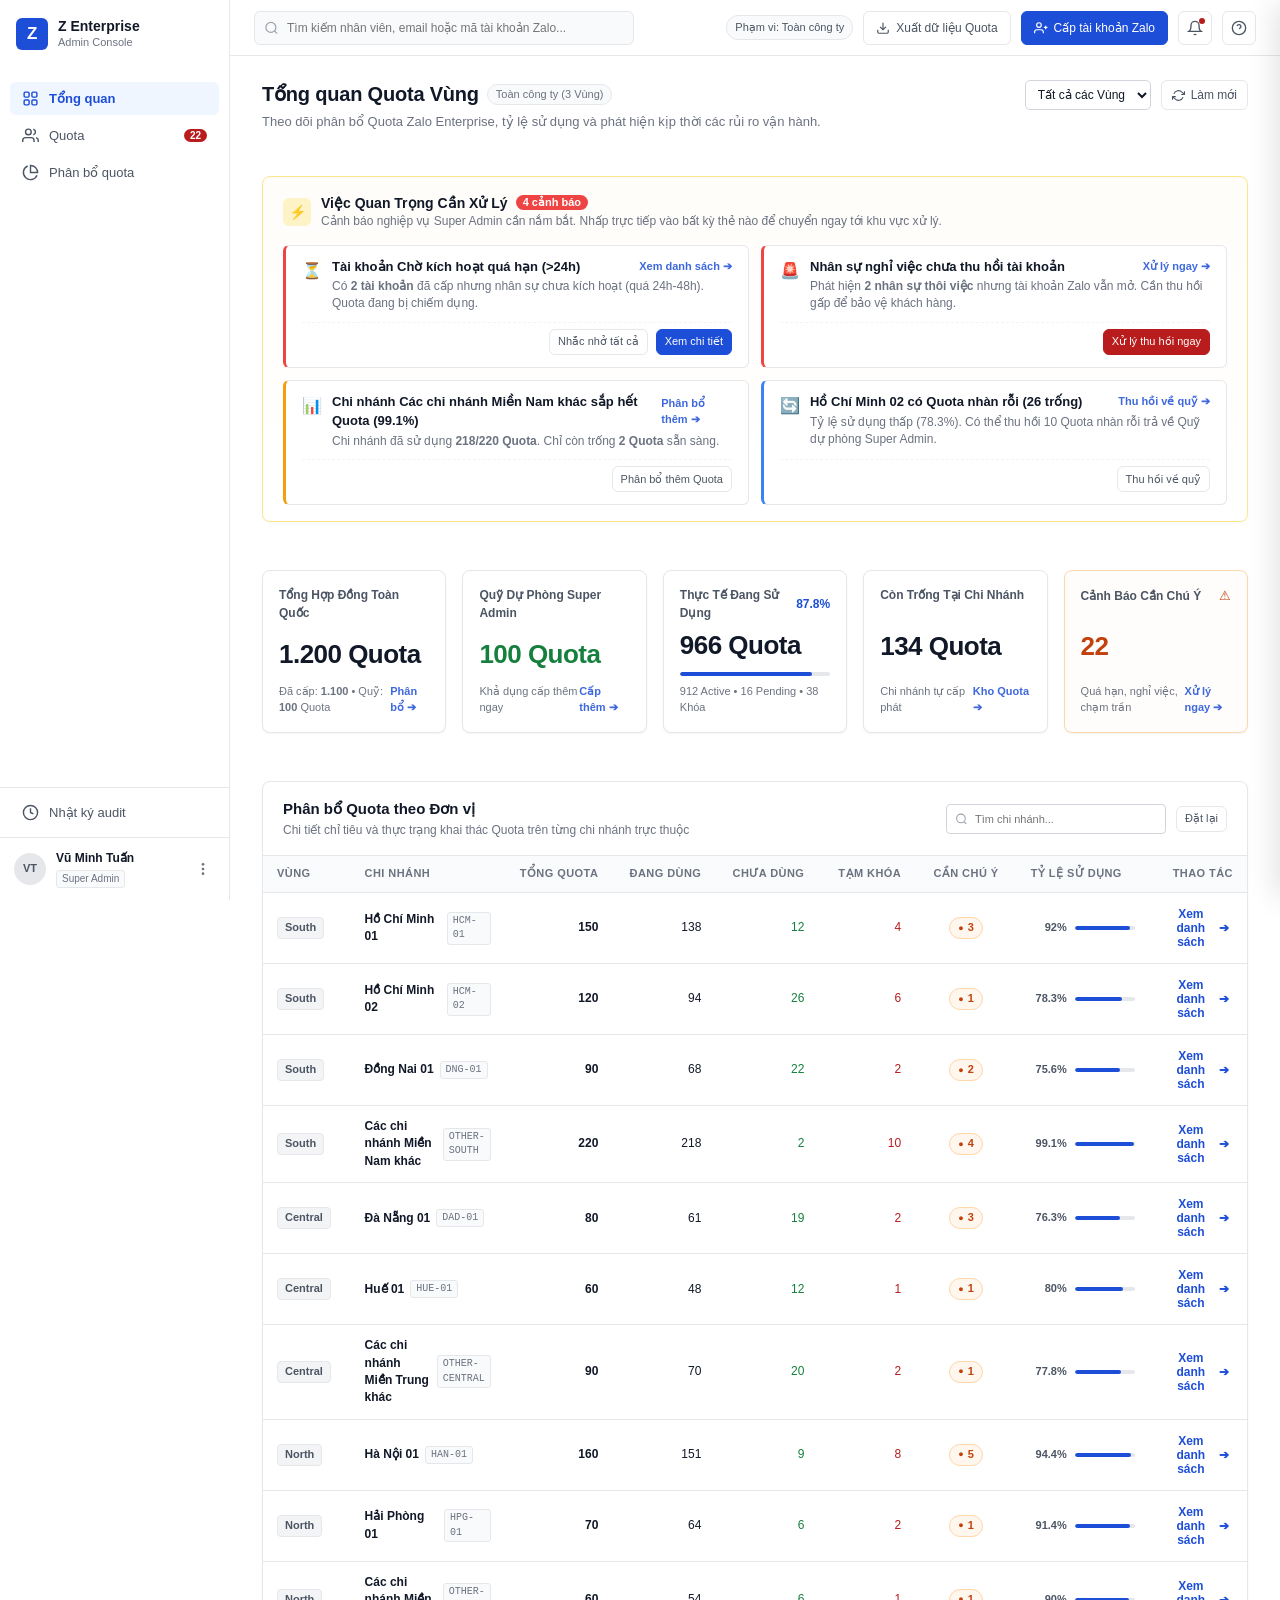
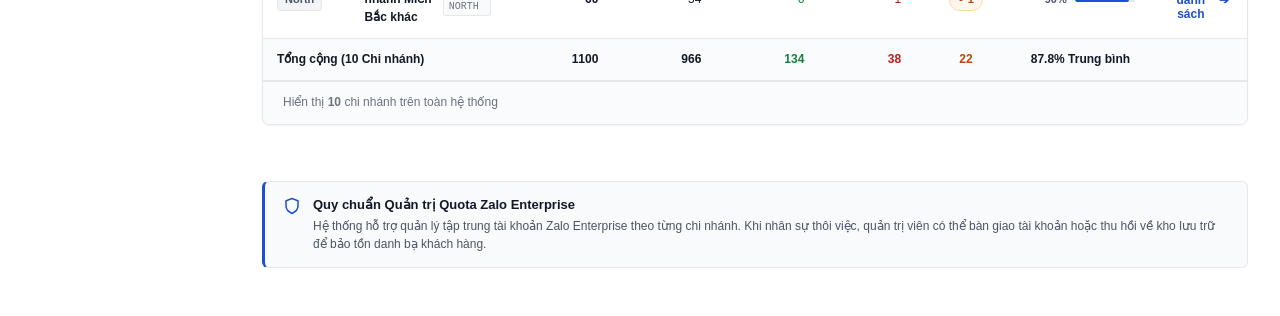
<file: ba-tool-kit/project/z-enterprise/prototype/z-enterprise-platform/index.html>
<!DOCTYPE html>
<html lang="vi">
<head>
  <meta charset="UTF-8">
  <meta name="viewport" content="width=device-width, initial-scale=1.0">
  <title>Z Enterprise — Admin Console</title>
  <link rel="stylesheet" href="styles.css?v=8.3">
</head>
<body>

  <div class="app-shell">

    <!-- Left Sidebar (Clean Minimalism) -->
    <aside class="sidebar">
      <!-- App Brand -->
      <div class="sidebar-brand">
        <div class="brand-logo-box">Z</div>
        <div class="brand-text-group">
          <div class="brand-title">Z Enterprise</div>
          <div class="brand-subtitle">Admin Console</div>
        </div>
      </div>

      <!-- Main Navigation -->
      <nav class="sidebar-nav">
        <button class="nav-link active" data-view="overview" id="nav-overview">
          <svg class="nav-icon" viewBox="0 0 24 24" fill="none" stroke="currentColor" stroke-width="2">
            <rect x="3" y="3" width="7" height="7" rx="1.5"></rect>
            <rect x="14" y="3" width="7" height="7" rx="1.5"></rect>
            <rect x="14" y="14" width="7" height="7" rx="1.5"></rect>
            <rect x="3" y="14" width="7" height="7" rx="1.5"></rect>
          </svg>
          <span class="nav-label">Tổng quan</span>
        </button>

        <button class="nav-link" data-view="quota" id="nav-quota">
          <svg class="nav-icon" viewBox="0 0 24 24" fill="none" stroke="currentColor" stroke-width="2">
            <path d="M17 21v-2a4 4 0 0 0-4-4H5a4 4 0 0 0-4 4v2"></path>
            <circle cx="9" cy="7" r="4"></circle>
            <path d="M23 21v-2a4 4 0 0 0-3-3.87"></path>
            <path d="M16 3.13a4 4 0 0 1 0 7.75"></path>
          </svg>
          <span class="nav-label">Quota</span>
          <span class="nav-badge" id="sidebar-attention-badge" style="display:none;">0</span>
        </button>

        <button class="nav-link" data-view="quota_allocation" id="nav-quota-allocation">
          <svg class="nav-icon" viewBox="0 0 24 24" fill="none" stroke="currentColor" stroke-width="2">
            <path d="M21.21 15.89A10 10 0 1 1 8 2.83"></path>
            <path d="M22 12A10 10 0 0 0 12 2v10z"></path>
          </svg>
          <span class="nav-label">Phân bổ quota</span>
        </button>
      </nav>

      <!-- Secondary Navigation -->
      <div class="sidebar-secondary">
        <button class="nav-link" data-view="audit_log" id="nav-audit-log">
          <svg class="nav-icon" viewBox="0 0 24 24" fill="none" stroke="currentColor" stroke-width="2">
            <circle cx="12" cy="12" r="10"></circle>
            <polyline points="12 6 12 12 16 14"></polyline>
          </svg>
          <span class="nav-label">Nhật ký audit</span>
        </button>
      </div>

      <!-- User Profile & Persona Switcher at Bottom -->
      <div class="sidebar-user-footer">
        <div class="user-profile-widget" id="user-profile-widget" title="Bấm để chuyển nhanh vai trò Super Admin / Branch Admin">
          <div class="user-avatar-circle" id="user-avatar-circle">AU</div>
          <div class="user-details">
            <div class="user-display-name" id="user-display-name">Admin User</div>
            <div class="user-role-badge" id="user-role-badge">Super Admin</div>
          </div>
          <!-- Quick Persona Switcher Toggle -->
          <button class="btn-persona-switch" id="btn-persona-switch" title="Chuyển đổi vai trò Super Admin / Branch Admin">
            <svg viewBox="0 0 24 24" width="16" height="16" fill="currentColor">
              <circle cx="12" cy="5" r="2"></circle>
              <circle cx="12" cy="12" r="2"></circle>
              <circle cx="12" cy="19" r="2"></circle>
            </svg>
          </button>
        </div>
      </div>
    </aside>

    <!-- Main Content Area -->
    <div class="main-wrapper">

      <!-- Top Header Bar -->
      <header class="top-header">
        <div class="header-search-wrap">
          <svg class="search-icon" viewBox="0 0 24 24" fill="none" stroke="currentColor" stroke-width="2">
            <circle cx="11" cy="11" r="8"></circle>
            <line x1="21" y1="21" x2="16.65" y2="16.65"></line>
          </svg>
          <input type="text" class="global-search-input" id="global-search-input" 
                 placeholder="Tìm kiếm nhân viên, email hoặc mã tài khoản Zalo...">
        </div>

        <div class="header-action-group">
          <!-- Role Indicator Pill -->
          <div class="role-scope-tag" id="top-scope-tag">
            Toàn doanh nghiệp (Super Admin)
          </div>

          <button class="btn btn-outline" id="btn-export-quota">
            <svg width="14" height="14" viewBox="0 0 24 24" fill="none" stroke="currentColor" stroke-width="2">
              <path d="M21 15v4a2 2 0 0 1-2 2H5a2 2 0 0 1-2-2v-4"></path>
              <polyline points="7 10 12 15 17 10"></polyline>
              <line x1="12" y1="15" x2="12" y2="3"></line>
            </svg>
            <span>Xuất dữ liệu Quota</span>
          </button>

          <button class="btn btn-primary" id="btn-top-assign-account">
            <svg width="14" height="14" viewBox="0 0 24 24" fill="none" stroke="currentColor" stroke-width="2">
              <path d="M16 21v-2a4 4 0 0 0-4-4H5a4 4 0 0 0-4 4v2"></path>
              <circle cx="8.5" cy="7" r="4"></circle>
              <line x1="20" y1="8" x2="20" y2="14"></line>
              <line x1="23" y1="11" x2="17" y2="11"></line>
            </svg>
            <span>Cấp tài khoản Zalo</span>
          </button>

          <button class="btn-icon" title="Thông báo" id="btn-notifications">
            <svg width="16" height="16" viewBox="0 0 24 24" fill="none" stroke="currentColor" stroke-width="2">
              <path d="M18 8A6 6 0 0 0 6 8c0 7-3 9-3 9h18s-3-2-3-9"></path>
              <path d="M13.73 21a2 2 0 0 1-3.46 0"></path>
            </svg>
            <span class="notification-dot" id="header-notif-dot"></span>
          </button>

          <button class="btn-icon" title="Trợ giúp & Nguyên lý quản trị Quota" id="btn-help-modal">
            <svg width="16" height="16" viewBox="0 0 24 24" fill="none" stroke="currentColor" stroke-width="2">
              <circle cx="12" cy="12" r="10"></circle>
              <path d="M9.09 9a3 3 0 0 1 5.83 1c0 2-3 3-3 3"></path>
              <line x1="12" y1="17" x2="12.01" y2="17"></line>
            </svg>
          </button>
        </div>
      </header>

      <!-- Main Scrollable Body -->
      <main class="page-container" id="page-container">
        <!-- Rendered dynamically by app.js based on active view -->
      </main>

    </div>

  </div>

  <!-- Side Drawer Backdrop -->
  <div class="side-drawer-backdrop drawer-backdrop" id="side-drawer-backdrop" style="display: none;"></div>

  <!-- Side Drawer Panel (Chi tiết nhân sự & Quota trượt cạnh phải) -->
  <aside class="side-drawer" id="side-drawer" aria-label="Chi tiết nhân sự & Tài khoản Zalo">
    <div class="drawer-header">
      <div class="drawer-title-group">
        <h3 class="drawer-title" id="drawer-title">Hồ sơ Nhân viên</h3>
        <p class="drawer-subtitle" id="drawer-subtitle">Mã NV • Email</p>
      </div>
      <button class="drawer-close" id="drawer-close-btn" title="Đóng">&times;</button>
    </div>
    <div class="drawer-body" id="drawer-body">
      <!-- Dynamic Profile, Zalo Account, Timeline -->
    </div>
    <div class="drawer-footer" id="drawer-footer">
      <!-- Dynamic Buttons (Cấp, Bàn giao, Tạm khóa, Mở khóa, Thu hồi, Nhắc nhở) -->
    </div>
  </aside>

  <!-- Floating Bulk Action Bar (Thanh thao tác hàng loạt khi chọn nhiều nhân sự) -->
  <div class="floating-bulk-bar" id="floating-bulk-bar" style="display: none;">
    <div class="bulk-bar-content">
      <div class="bulk-counter-wrap">
        <span class="bulk-check-icon">✓</span>
        <span class="bulk-counter-text" id="bulk-selected-count">Đã chọn 0 nhân viên</span>
      </div>
      <div class="bulk-action-buttons">
        <button class="btn btn-sm btn-outline btn-warn" id="bulk-btn-suspend">
          <svg width="13" height="13" viewBox="0 0 24 24" fill="none" stroke="currentColor" stroke-width="2">
            <rect x="6" y="4" width="4" height="16"></rect>
            <rect x="14" y="4" width="4" height="16"></rect>
          </svg>
          <span>Tạm khóa</span>
        </button>
        <button class="btn btn-sm btn-outline btn-danger" id="bulk-btn-revoke">
          <svg width="13" height="13" viewBox="0 0 24 24" fill="none" stroke="currentColor" stroke-width="2">
            <polyline points="3 6 5 6 21 6"></polyline>
            <path d="M19 6v14a2 2 0 0 1-2 2H7a2 2 0 0 1-2-2V6m3 0V4a2 2 0 0 1 2-2h4a2 2 0 0 1 2 2v2"></path>
          </svg>
          <span>Thu hồi tài khoản</span>
        </button>
        <button class="btn btn-sm btn-outline" id="bulk-btn-export">
          <svg width="13" height="13" viewBox="0 0 24 24" fill="none" stroke="currentColor" stroke-width="2">
            <path d="M21 15v4a2 2 0 0 1-2 2H5a2 2 0 0 1-2-2v-4"></path>
            <polyline points="7 10 12 15 17 10"></polyline>
            <line x1="12" y1="15" x2="12" y2="3"></line>
          </svg>
          <span>Xuất danh sách</span>
        </button>
        <button class="btn-bulk-dismiss" id="bulk-btn-deselect" title="Bỏ chọn tất cả">
          &times;
        </button>
      </div>
    </div>
  </div>

  <!-- Reusable Action Modal -->
  <div class="modal-backdrop" id="app-modal" style="display: none;">
    <div class="modal-card">
      <div class="modal-header">
        <h3 class="modal-title" id="modal-title">Tiêu đề tác vụ</h3>
        <button class="modal-close" id="modal-close-btn">&times;</button>
      </div>
      <div class="modal-body" id="modal-body">
        <!-- Dynamic Form -->
      </div>
      <div class="modal-footer" id="modal-footer">
        <!-- Dynamic Buttons -->
      </div>
    </div>
  </div>

  <!-- Toast Notification System -->
  <div class="toast-hub" id="toast-hub"></div>

  <!-- Application Logic -->
  <script src="app.js?v=8.3"></script>
</body>
</html>
</file>
<file: ba-tool-kit/project/z-enterprise/prototype/z-enterprise-platform/styles.css>
/* ==========================================================================
   Z Enterprise Management Platform — Reference UI Match
   Design Authority: media_1790307268621.png
   Clean White Palette • Crisp 1px Borders • Modern Enterprise Typography
   ========================================================================== */

:root {
  --bg-app: #f9fafb;
  --bg-white: #ffffff;
  --bg-subtle: #f3f4f6;
  --bg-muted: #e5e7eb;

  --border-light: #e5e7eb;
  --border-medium: #d1d5db;
  --border-focus: #1d4ed8;

  --text-main: #111827;
  --text-secondary: #4b5563;
  --text-muted: #6b7280;
  --text-light: #9ca3af;

  /* Enterprise Blue Theme */
  --primary: #1d4ed8;
  --primary-hover: #1e40af;
  --primary-subtle: #eff6ff;
  --primary-border: #bfdbfe;

  /* Status Colors */
  --color-green: #15803d;
  --color-green-bg: #ecfdf5;
  --color-green-border: #bbf7d0;

  --color-red: #b91c1c;
  --color-red-bg: #fef2f2;
  --color-red-border: #fecaca;

  --color-orange: #c2410c;
  --color-orange-bg: #fff7ed;
  --color-orange-border: #fed7aa;

  --color-purple: #7e22ce;
  --color-purple-bg: #faf5ff;
  --color-purple-border: #e9d5ff;

  --font-family: -apple-system, BlinkMacSystemFont, "Segoe UI", Roboto, "Helvetica Neue", Arial, sans-serif;
  --shadow-sm: 0 1px 2px 0 rgba(0, 0, 0, 0.05);
}

/* Base Reset */
*, *::before, *::after {
  box-sizing: border-box;
  margin: 0;
  padding: 0;
}

body {
  font-family: var(--font-family);
  font-size: 13px;
  line-height: 1.45;
  color: var(--text-main);
  background-color: var(--bg-white);
  -webkit-font-smoothing: antialiased;
  min-height: 100vh;
}

/* App Shell Layout */
.app-shell {
  display: flex;
  min-height: 100vh;
}

/* ==========================================================================
   Sidebar (White Minimalist)
   ========================================================================== */
.sidebar {
  width: 230px;
  background-color: var(--bg-white);
  border-right: 1px solid var(--border-light);
  display: flex;
  flex-direction: column;
  flex-shrink: 0;
  position: sticky;
  top: 0;
  height: 100vh;
}

.sidebar-brand {
  padding: 18px 16px;
  display: flex;
  align-items: center;
  gap: 10px;
  border-bottom: 1px solid transparent;
}

.brand-logo-box {
  width: 32px;
  height: 32px;
  background-color: var(--primary);
  color: #ffffff;
  border-radius: 6px;
  display: flex;
  align-items: center;
  justify-content: center;
  font-weight: 700;
  font-size: 17px;
  flex-shrink: 0;
  letter-spacing: -0.02em;
}

.brand-text-group {
  display: flex;
  flex-direction: column;
}

.brand-title {
  font-weight: 700;
  font-size: 14px;
  color: var(--text-main);
  line-height: 1.2;
}

.brand-subtitle {
  font-size: 11px;
  color: var(--text-muted);
}

.sidebar-nav {
  padding: 12px 10px;
  display: flex;
  flex-direction: column;
  gap: 4px;
  flex: 1;
}

.nav-link {
  display: flex;
  align-items: center;
  gap: 10px;
  padding: 8px 12px;
  border-radius: 6px;
  background: transparent;
  border: none;
  color: var(--text-secondary);
  font-size: 13px;
  font-weight: 500;
  text-align: left;
  cursor: pointer;
  transition: all 0.15s ease;
  width: 100%;
}

.nav-link:hover {
  background-color: var(--bg-app);
  color: var(--text-main);
}

.nav-link.active {
  background-color: var(--primary-subtle);
  color: var(--primary);
  font-weight: 600;
}

.nav-icon {
  width: 17px;
  height: 17px;
  flex-shrink: 0;
}

.nav-label {
  flex: 1;
}

.nav-badge {
  background-color: var(--color-red);
  color: #ffffff;
  font-size: 10px;
  font-weight: 700;
  padding: 1px 6px;
  border-radius: 10px;
}

.sidebar-secondary {
  padding: 8px 10px;
  border-top: 1px solid var(--border-light);
  display: flex;
  flex-direction: column;
  gap: 4px;
}

.sidebar-user-footer {
  padding: 12px 14px;
  border-top: 1px solid var(--border-light);
}

.user-profile-widget {
  display: flex;
  align-items: center;
  gap: 10px;
}

.user-avatar-circle {
  width: 32px;
  height: 32px;
  border-radius: 50%;
  background-color: var(--bg-muted);
  color: var(--text-secondary);
  font-size: 11px;
  font-weight: 700;
  display: flex;
  align-items: center;
  justify-content: center;
  flex-shrink: 0;
}

.user-details {
  flex: 1;
  overflow: hidden;
}

.user-display-name {
  font-size: 12px;
  font-weight: 600;
  color: var(--text-main);
  white-space: nowrap;
  overflow: hidden;
  text-overflow: ellipsis;
}

.user-role-badge {
  display: inline-block;
  font-size: 10px;
  color: var(--text-muted);
  background-color: var(--bg-app);
  border: 1px solid var(--border-light);
  padding: 1px 5px;
  border-radius: 3px;
  margin-top: 2px;
}

.btn-persona-switch {
  background: transparent;
  border: none;
  color: var(--text-muted);
  cursor: pointer;
  padding: 4px;
  border-radius: 4px;
  display: flex;
  align-items: center;
  justify-content: center;
}

.btn-persona-switch:hover {
  background-color: var(--bg-subtle);
  color: var(--text-main);
}

/* ==========================================================================
   Main Wrapper & Top Header
   ========================================================================== */
.main-wrapper {
  flex: 1;
  display: flex;
  flex-direction: column;
  background-color: var(--bg-white);
  min-width: 0;
}

.top-header {
  height: 56px;
  background-color: var(--bg-white);
  border-bottom: 1px solid var(--border-light);
  display: flex;
  align-items: center;
  justify-content: space-between;
  padding: 0 24px;
  position: sticky;
  top: 0;
  z-index: 30;
}

.header-search-wrap {
  position: relative;
  width: 380px;
}

.search-icon {
  position: absolute;
  left: 10px;
  top: 50%;
  transform: translateY(-50%);
  width: 15px;
  height: 15px;
  color: var(--text-light);
  pointer-events: none;
}

.global-search-input {
  width: 100%;
  height: 34px;
  padding: 0 12px 0 32px;
  border: 1px solid var(--border-light);
  border-radius: 6px;
  background-color: var(--bg-app);
  font-size: 12px;
  color: var(--text-main);
  outline: none;
  transition: all 0.15s ease;
  font-family: inherit;
}

.global-search-input:focus {
  background-color: var(--bg-white);
  border-color: var(--primary);
  box-shadow: 0 0 0 1px var(--primary);
}

.header-action-group {
  display: flex;
  align-items: center;
  gap: 10px;
}

.role-scope-tag {
  font-size: 11px;
  font-weight: 500;
  color: var(--text-secondary);
  background-color: var(--bg-app);
  border: 1px solid var(--border-light);
  padding: 4px 8px;
  border-radius: 12px;
}

/* Common Buttons */
.btn {
  display: inline-flex;
  align-items: center;
  justify-content: center;
  gap: 6px;
  height: 34px;
  padding: 0 12px;
  font-size: 12px;
  font-weight: 500;
  border-radius: 6px;
  border: 1px solid transparent;
  cursor: pointer;
  transition: all 0.15s ease;
  white-space: nowrap;
  font-family: inherit;
}

.btn-primary {
  background-color: var(--primary);
  color: #ffffff;
  border-color: var(--primary);
}

.btn-primary:hover {
  background-color: var(--primary-hover);
  border-color: var(--primary-hover);
}

.btn-outline {
  background-color: var(--bg-white);
  color: var(--text-secondary);
  border-color: var(--border-light);
}

.btn-outline:hover {
  background-color: var(--bg-app);
  color: var(--text-main);
  border-color: var(--border-medium);
}

.btn-danger {
  background-color: var(--color-red);
  color: #ffffff;
  border-color: var(--color-red);
}

.btn-danger:hover {
  background-color: #991b1b;
}

.btn-icon {
  width: 34px;
  height: 34px;
  border: 1px solid var(--border-light);
  border-radius: 6px;
  background-color: var(--bg-white);
  color: var(--text-secondary);
  display: flex;
  align-items: center;
  justify-content: center;
  cursor: pointer;
  position: relative;
  transition: all 0.15s ease;
}

.btn-icon:hover {
  background-color: var(--bg-app);
  color: var(--text-main);
}

.notification-dot {
  position: absolute;
  top: 6px;
  right: 6px;
  width: 6px;
  height: 6px;
  background-color: var(--color-red);
  border-radius: 50%;
}

/* ==========================================================================
   Page Container & Headers
   ========================================================================== */
.page-container {
  padding: 24px 32px 48px;
  display: flex;
  flex-direction: column;
  gap: 24px;
}

.page-title-row {
  display: flex;
  justify-content: space-between;
  align-items: flex-start;
}

.title-with-pill {
  display: flex;
  align-items: center;
  gap: 8px;
}

.main-page-title {
  font-size: 20px;
  font-weight: 700;
  color: var(--text-main);
  letter-spacing: -0.01em;
}

.scope-pill-title {
  font-size: 11px;
  font-weight: 500;
  color: var(--text-muted);
  background-color: var(--bg-app);
  border: 1px solid var(--border-light);
  padding: 2px 8px;
  border-radius: 12px;
}

.page-subtext {
  font-size: 12px;
  color: var(--text-muted);
  margin-top: 4px;
}

.top-filter-group {
  display: flex;
  align-items: center;
  gap: 8px;
}

.select-filter-compact {
  height: 32px;
  padding: 0 10px;
  font-size: 12px;
  border: 1px solid var(--border-light);
  border-radius: 6px;
  background-color: var(--bg-white);
  color: var(--text-main);
  outline: none;
  font-family: inherit;
  cursor: pointer;
}

.select-filter-compact:focus {
  border-color: var(--primary);
}

.btn-refresh {
  width: 32px;
  height: 32px;
  border: 1px solid var(--border-light);
  border-radius: 6px;
  background-color: var(--bg-white);
  color: var(--text-secondary);
  display: flex;
  align-items: center;
  justify-content: center;
  cursor: pointer;
}

.btn-refresh:hover {
  background-color: var(--bg-app);
}

/* ==========================================================================
   5 KPI Cards Grid (Matches Reference Image)
   ========================================================================== */
.kpi-cards-grid {
  display: grid;
  grid-template-columns: repeat(5, 1fr);
  gap: 14px;
}

.kpi-metric-card {
  background-color: var(--bg-white);
  border: 1px solid var(--border-light);
  border-radius: 8px;
  padding: 16px;
  display: flex;
  flex-direction: column;
  justify-content: space-between;
  min-height: 120px;
}

.kpi-header-row {
  display: flex;
  justify-content: space-between;
  align-items: center;
  font-size: 12px;
  color: var(--text-muted);
  font-weight: 500;
}

.kpi-header-row.text-danger {
  color: var(--color-orange);
  font-weight: 600;
}

.kpi-big-number {
  font-size: 28px;
  font-weight: 700;
  color: var(--text-main);
  line-height: 1.1;
  margin: 8px 0 4px;
}

.kpi-big-number.text-danger {
  color: var(--color-red);
}

.kpi-meta-row {
  display: flex;
  justify-content: space-between;
  align-items: center;
  font-size: 11px;
  color: var(--text-muted);
}

.kpi-progress-track {
  height: 4px;
  background-color: var(--bg-subtle);
  border-radius: 2px;
  overflow: hidden;
  margin: 6px 0 8px;
}

.kpi-progress-bar-fill {
  height: 100%;
  background-color: var(--primary);
  border-radius: 2px;
}

.text-actionable {
  color: var(--color-orange);
  font-weight: 600;
}

.text-part-used {
  color: var(--color-red);
  font-weight: 500;
}

/* Priority Revoked Leads Alert Banner */
.revoked-leads-banner {
  background-color: var(--color-purple-bg);
  border: 1px solid var(--color-purple-border);
  border-radius: 8px;
  padding: 12px 16px;
  display: flex;
  align-items: center;
  justify-content: space-between;
  font-size: 12px;
  color: var(--color-purple);
}

.revoked-leads-banner strong {
  color: #581c87;
}

/* ==========================================================================
   Section: Quota by Organization (Data Table & Header)
   ========================================================================== */
.section-panel {
  background-color: var(--bg-white);
  border: 1px solid var(--border-light);
  border-radius: 8px;
  overflow: hidden;
}

.section-panel-header {
  padding: 16px 20px;
  border-bottom: 1px solid var(--border-light);
  display: flex;
  justify-content: space-between;
  align-items: flex-end;
  flex-wrap: wrap;
  gap: 12px;
}

.section-title {
  font-size: 15px;
  font-weight: 700;
  color: var(--text-main);
}

.section-subtitle {
  font-size: 12px;
  color: var(--text-muted);
  margin-top: 2px;
}

.section-inline-filters {
  display: flex;
  align-items: center;
  gap: 8px;
  flex-wrap: wrap;
}

.input-search-inline {
  height: 32px;
  padding: 0 10px;
  font-size: 12px;
  border: 1px solid var(--border-light);
  border-radius: 6px;
  outline: none;
  font-family: inherit;
  width: 170px;
}

.input-search-inline:focus {
  border-color: var(--primary);
}

.btn-text-reset {
  background: none;
  border: none;
  color: var(--text-muted);
  font-size: 12px;
  cursor: pointer;
  padding: 4px 6px;
}

.btn-text-reset:hover {
  color: var(--primary);
}

/* Organization & Employees Table */
.org-table-wrap {
  width: 100%;
  overflow-x: auto;
}

.styled-table {
  width: 100%;
  border-collapse: collapse;
  font-size: 12px;
  text-align: left;
}

.styled-table th {
  background-color: var(--bg-app);
  color: var(--text-secondary);
  font-weight: 600;
  font-size: 11px;
  letter-spacing: 0.04em;
  text-transform: uppercase;
  padding: 10px 16px;
  border-bottom: 1px solid var(--border-light);
  white-space: nowrap;
}

.styled-table td {
  padding: 12px 16px;
  border-bottom: 1px solid var(--border-light);
  vertical-align: middle;
  color: var(--text-main);
}

.styled-table tbody tr:hover {
  background-color: #fafbfc;
}

/* Row Special Highlighting for Revoked Accounts with Leads */
.styled-table tbody tr.row-revoked-priority {
  background-color: #fdfaff;
}

.styled-table tbody tr.row-revoked-priority:hover {
  background-color: #f7edff;
}

.styled-table tbody tr.row-critical-attention {
  background-color: #fffafa;
}

.branch-cell-title {
  font-weight: 600;
  color: var(--text-main);
}

.branch-cell-code {
  font-size: 11px;
  color: var(--text-light);
  font-family: monospace;
}

.val-available {
  color: var(--color-green);
  font-weight: 600;
}

.val-suspended {
  color: var(--color-red);
  font-weight: 500;
}

/* Badge dot for attention */
.pill-attention-dot {
  display: inline-flex;
  align-items: center;
  gap: 4px;
  background-color: var(--color-orange-bg);
  color: var(--color-orange);
  border: 1px solid var(--color-orange-border);
  border-radius: 12px;
  padding: 1px 8px;
  font-size: 11px;
  font-weight: 600;
}

.pill-attention-critical {
  background-color: var(--color-red-bg);
  color: var(--color-red);
  border-color: var(--color-red-border);
}

.pill-revoked-leads {
  background-color: var(--color-purple-bg);
  color: var(--color-purple);
  border: 1px solid var(--color-purple-border);
  border-radius: 12px;
  padding: 1px 8px;
  font-size: 11px;
  font-weight: 600;
}

/* Utilization column progress bar */
.utilization-cell {
  display: flex;
  align-items: center;
  gap: 10px;
}

.util-num {
  width: 32px;
  font-weight: 600;
  color: var(--text-main);
  text-align: right;
}

.util-bar-track {
  width: 70px;
  height: 4px;
  background-color: var(--bg-subtle);
  border-radius: 2px;
  overflow: hidden;
}

.util-bar-fill {
  height: 100%;
  background-color: var(--primary);
  border-radius: 2px;
}

/* Action Link */
.action-link {
  color: var(--primary);
  font-weight: 600;
  text-decoration: none;
  display: inline-flex;
  align-items: center;
  gap: 4px;
  cursor: pointer;
}

.action-link:hover {
  color: var(--primary-hover);
  text-decoration: underline;
}

/* Summary Row */
.row-summary-total {
  font-weight: 700;
  background-color: #fafbfc;
  border-top: 2px solid var(--border-light) !important;
}

.row-summary-total td {
  border-top: 2px solid var(--border-light);
  color: var(--text-main);
}

/* Table Pagination Footer */
.table-pagination-footer {
  padding: 12px 20px;
  display: flex;
  justify-content: space-between;
  align-items: center;
  font-size: 12px;
  color: var(--text-muted);
  background-color: var(--bg-white);
  border-top: 1px solid var(--border-light);
}

.pagination-controls {
  display: flex;
  align-items: center;
  gap: 8px;
}

.btn-page {
  padding: 3px 10px;
  border: 1px solid var(--border-light);
  border-radius: 4px;
  background-color: var(--bg-white);
  font-size: 11px;
  color: var(--text-secondary);
  cursor: pointer;
}

.btn-page:hover:not(:disabled) {
  background-color: var(--bg-app);
}

.btn-page:disabled {
  opacity: 0.5;
  cursor: not-allowed;
}

/* ==========================================================================
   Quota Enforcement Standard (Callout at bottom)
   ========================================================================== */
.quota-standard-box {
  background-color: #fbfcfe;
  border: 1px solid var(--border-light);
  border-radius: 8px;
  padding: 16px 20px;
  display: flex;
  align-items: flex-start;
  gap: 14px;
}

.standard-icon-wrap {
  width: 22px;
  height: 22px;
  color: #2563eb;
  flex-shrink: 0;
  margin-top: 2px;
}

.standard-content {
  display: flex;
  flex-direction: column;
  gap: 4px;
}

.standard-title {
  font-size: 13px;
  font-weight: 700;
  color: var(--text-main);
}

.standard-desc {
  font-size: 12px;
  color: var(--text-secondary);
  line-height: 1.5;
}

/* ==========================================================================
   Modals & Dialogs
   ========================================================================== */
.modal-backdrop {
  position: fixed;
  inset: 0;
  background-color: rgba(15, 23, 42, 0.45);
  display: flex;
  align-items: center;
  justify-content: center;
  z-index: 100;
  padding: 16px;
}

.modal-card {
  background-color: var(--bg-white);
  border-radius: 8px;
  border: 1px solid var(--border-light);
  box-shadow: 0 10px 25px -5px rgba(0, 0, 0, 0.1), 0 8px 10px -6px rgba(0, 0, 0, 0.1);
  width: 100%;
  max-width: 560px;
  max-height: 90vh;
  display: flex;
  flex-direction: column;
  overflow: hidden;
}

.modal-header {
  padding: 14px 20px;
  border-bottom: 1px solid var(--border-light);
  display: flex;
  justify-content: space-between;
  align-items: center;
}

.modal-title {
  font-size: 15px;
  font-weight: 700;
  color: var(--text-main);
}

.modal-close {
  background: none;
  border: none;
  font-size: 20px;
  color: var(--text-light);
  cursor: pointer;
  line-height: 1;
}

.modal-close:hover {
  color: var(--text-main);
}

.modal-body {
  padding: 20px;
  overflow-y: auto;
  display: flex;
  flex-direction: column;
  gap: 14px;
  font-size: 13px;
}

.modal-footer {
  padding: 12px 20px;
  border-top: 1px solid var(--border-light);
  background-color: #fafbfc;
  display: flex;
  justify-content: flex-end;
  gap: 8px;
}

/* Grant Option Cards */
.grant-method-card {
  border: 1px solid var(--border-light);
  border-radius: 6px;
  padding: 12px;
  cursor: pointer;
  transition: all 0.15s ease;
  background-color: var(--bg-white);
}

.grant-method-card:hover {
  border-color: var(--primary);
}

.grant-method-card.selected {
  border-color: var(--primary);
  background-color: #f0f7ff;
}

.grant-method-card.priority-card {
  border-color: var(--color-purple-border);
  background-color: #fdfaff;
}

.grant-method-card.priority-card.selected {
  border-color: var(--color-purple);
  background-color: #faf5ff;
}

/* Impact Summary Container */
.impact-box {
  background-color: var(--bg-app);
  border: 1px solid var(--border-light);
  border-radius: 6px;
  padding: 12px;
  display: flex;
  flex-direction: column;
  gap: 6px;
  font-size: 12px;
}

.impact-box-title {
  font-weight: 700;
  color: var(--text-main);
  margin-bottom: 2px;
}

.impact-item {
  display: flex;
  justify-content: space-between;
  color: var(--text-secondary);
}

.impact-item strong {
  color: var(--text-main);
}

/* Form Controls in Modal */
.form-field {
  display: flex;
  flex-direction: column;
  gap: 4px;
}

.form-label {
  font-size: 12px;
  font-weight: 600;
  color: var(--text-secondary);
}

.form-input-text, .form-textarea-box, .form-select-box {
  width: 100%;
  padding: 7px 10px;
  border: 1px solid var(--border-medium);
  border-radius: 5px;
  font-size: 12px;
  outline: none;
  font-family: inherit;
  background-color: var(--bg-white);
}

.form-input-text:focus, .form-textarea-box:focus, .form-select-box:focus {
  border-color: var(--primary);
  box-shadow: 0 0 0 1px var(--primary);
}

.form-textarea-box {
  resize: vertical;
  min-height: 60px;
}

/* Toast Notifications */
.toast-hub {
  position: fixed;
  bottom: 20px;
  right: 20px;
  display: flex;
  flex-direction: column;
  gap: 8px;
  z-index: 200;
}

.toast-msg {
  background-color: #111827;
  color: #ffffff;
  padding: 10px 16px;
  border-radius: 6px;
  font-size: 12px;
  box-shadow: 0 4px 6px -1px rgba(0, 0, 0, 0.1);
  display: flex;
  align-items: center;
  gap: 8px;
  animation: toastFadeIn 0.2s ease-out;
}

.toast-msg.toast-success {
  border-left: 4px solid #10b981;
}

.toast-msg.toast-error {
  border-left: 4px solid #ef4444;
}

.toast-msg.toast-warning {
  border-left: 4px solid #f59e0b;
}

@keyframes toastFadeIn {
  from { opacity: 0; transform: translateY(6px); }
  to { opacity: 1; transform: translateY(0); }
}



/* ==========================================================================
   Side Drawer (Ngăn trượt cạnh phải xem chi tiết)
   ========================================================================== */
.side-drawer-backdrop,
.drawer-backdrop {
  position: fixed;
  inset: 0;
  background-color: rgba(17, 24, 39, 0.35);
  backdrop-filter: blur(1px);
  z-index: 1000;
  animation: fadeIn 0.15s ease-out;
}

.side-drawer {
  position: fixed;
  top: 0;
  right: 0;
  bottom: 0;
  width: 480px;
  max-width: 92vw;
  background-color: var(--bg-white);
  border-left: 1px solid var(--border-light);
  box-shadow: -8px 0 28px -4px rgba(0, 0, 0, 0.12);
  z-index: 1100;
  display: flex;
  flex-direction: column;
  transform: translateX(100%);
  transition: transform 0.25s cubic-bezier(0.16, 1, 0.3, 1);
}

.side-drawer.open {
  transform: translateX(0);
}

.drawer-header {
  padding: 16px 20px;
  border-bottom: 1px solid var(--border-light);
  display: flex;
  align-items: center;
  justify-content: space-between;
  background-color: var(--bg-white);
}

.drawer-title-group {
  display: flex;
  flex-direction: column;
  gap: 2px;
}

.drawer-title {
  font-size: 15px;
  font-weight: 700;
  color: var(--text-main);
}

.drawer-subtitle {
  font-size: 12px;
  color: var(--text-muted);
}

.drawer-close {
  background: transparent;
  border: none;
  font-size: 24px;
  color: var(--text-muted);
  cursor: pointer;
  line-height: 1;
  padding: 4px;
  border-radius: 4px;
}

.drawer-close:hover {
  background-color: var(--bg-subtle);
  color: var(--text-main);
}

.drawer-body {
  flex: 1;
  overflow-y: auto;
  padding: 20px;
  display: flex;
  flex-direction: column;
  gap: 16px;
}

.drawer-footer {
  padding: 12px 20px;
  border-top: 1px solid var(--border-light);
  background-color: #fafbfc;
  display: flex;
  justify-content: flex-end;
  gap: 8px;
}

/* Drawer Detail Cards */
.drawer-section-card {
  border: 1px solid var(--border-light);
  border-radius: 6px;
  background-color: var(--bg-white);
  padding: 14px;
}

.drawer-section-title {
  font-size: 11px;
  font-weight: 700;
  text-transform: uppercase;
  letter-spacing: 0.05em;
  color: var(--text-muted);
  margin-bottom: 10px;
}

.drawer-info-grid {
  display: grid;
  grid-template-columns: repeat(2, 1fr);
  gap: 10px;
}

.drawer-info-cell {
  display: flex;
  flex-direction: column;
  gap: 2px;
}

.drawer-cell-label {
  font-size: 11px;
  color: var(--text-muted);
}

.drawer-cell-value {
  font-size: 12px;
  font-weight: 600;
  color: var(--text-main);
}

.drawer-leads-highlight {
  background-color: #fdfaff;
  border: 1px solid var(--color-purple-border);
  border-radius: 6px;
  padding: 12px;
  display: flex;
  align-items: center;
  justify-content: space-between;
}

.drawer-leads-number {
  font-size: 20px;
  font-weight: 700;
  color: var(--color-purple);
}

/* Timeline in Drawer */
.drawer-timeline {
  display: flex;
  flex-direction: column;
  gap: 12px;
  padding-left: 14px;
  border-left: 2px solid var(--border-light);
  margin-left: 6px;
}

.timeline-step {
  position: relative;
  display: flex;
  flex-direction: column;
  gap: 2px;
}

.timeline-step::before {
  content: '';
  position: absolute;
  left: -20px;
  top: 4px;
  width: 10px;
  height: 10px;
  border-radius: 50%;
  background-color: var(--primary);
  border: 2px solid #ffffff;
  box-shadow: 0 0 0 1px var(--primary);
}

.timeline-time {
  font-size: 11px;
  color: var(--text-muted);
}

.timeline-desc {
  font-size: 12px;
  color: var(--text-main);
  font-weight: 500;
}

.timeline-actor {
  font-size: 11px;
  color: #1e40af;
  background-color: #eff6ff;
  padding: 2px 7px;
  border-radius: 4px;
  font-weight: 500;
  display: inline-flex;
  align-items: center;
  gap: 4px;
  border: 1px solid #dbeafe;
  white-space: nowrap;
}

.timeline-actor strong {
  color: #1d4ed8;
  font-weight: 600;
}

/* ==========================================================================
   Quick Tabs Bar (Màn hình Quota)
   ========================================================================== */
.quota-tabs-bar {
  display: flex;
  align-items: center;
  gap: 8px;
  border-bottom: 1px solid var(--border-light);
  padding-bottom: 10px;
  margin-bottom: 16px;
  overflow-x: auto;
}

.tab-btn {
  display: inline-flex;
  align-items: center;
  padding: 6px 14px;
  border-radius: 20px;
  font-size: 12px;
  font-weight: 500;
  border: 1px solid var(--border-light);
  background-color: var(--bg-white);
  color: var(--text-secondary);
  cursor: pointer;
  transition: all 0.15s ease;
  white-space: nowrap;
}

.tab-btn:hover {
  background-color: var(--bg-subtle);
  color: var(--text-main);
}

.tab-btn.active {
  background-color: var(--primary);
  color: #ffffff;
  border-color: var(--primary);
  font-weight: 600;
}

.tab-btn-count {
  margin-left: 6px;
  padding: 1px 7px;
  border-radius: 10px;
  font-size: 11px;
  background-color: var(--bg-subtle);
  color: var(--text-secondary);
  font-weight: 600;
}

.tab-btn.active .tab-btn-count {
  background-color: rgba(255, 255, 255, 0.25);
  color: #ffffff;
}

.tab-btn-warn .tab-btn-count {
  background-color: var(--color-red-bg);
  color: var(--color-red);
  border: 1px solid var(--color-red-border);
}

.tab-btn.active.tab-btn-warn .tab-btn-count {
  background-color: #ffffff;
  color: var(--color-red);
}

.table-row-clickable {
  cursor: pointer;
}

.table-row-clickable:hover {
  background-color: #f8fafc;
}


/* ==========================================================================
   Clean B2B SaaS Enterprise Enhancements (media_1790307268621.png)
   ========================================================================== */

.view-header {
  display: flex;
  justify-content: space-between;
  align-items: flex-start;
  margin-bottom: 20px;
}

.view-title-group {
  display: flex;
  flex-direction: column;
  gap: 4px;
}

.view-page-title {
  font-size: 20px;
  font-weight: 700;
  color: var(--text-main);
  letter-spacing: -0.01em;
}

.view-page-desc {
  font-size: 13px;
  color: var(--text-muted);
}

.view-header-actions {
  display: flex;
  align-items: center;
  gap: 10px;
}

.title-with-pill {
  display: flex;
  align-items: center;
  gap: 8px;
}

.scope-pill-badge {
  font-size: 11px;
  font-weight: 500;
  color: var(--text-muted);
  background-color: var(--bg-app);
  border: 1px solid var(--border-light);
  padding: 2px 8px;
  border-radius: 12px;
}

.scope-branch-locked {
  background-color: var(--primary-subtle);
  color: var(--primary);
  border-color: var(--primary-border);
}

.kpi-grid {
  display: grid;
  grid-template-columns: repeat(5, 1fr);
  gap: 16px;
  margin-bottom: 24px;
}

.kpi-card {
  background-color: var(--bg-white);
  border: 1px solid var(--border-light);
  border-radius: 8px;
  padding: 16px;
  display: flex;
  flex-direction: column;
  justify-content: space-between;
  min-height: 125px;
  box-shadow: var(--shadow-sm);
  transition: border-color 0.15s ease;
}

.kpi-card:hover {
  border-color: var(--border-medium);
}

.kpi-card-attention {
  border-color: var(--color-orange-border);
  background-color: #fffdfb;
}

.kpi-label {
  font-size: 12px;
  font-weight: 600;
  color: var(--text-secondary);
}

.kpi-label-between {
  display: flex;
  justify-content: space-between;
  align-items: center;
}

.kpi-tag-pct {
  font-size: 12px;
  font-weight: 700;
  color: var(--primary);
}

.kpi-info-circle {
  font-size: 12px;
  color: var(--text-light);
  cursor: help;
}

.kpi-alert-icon {
  font-size: 13px;
  color: var(--color-orange);
}

.kpi-number-row {
  margin: 10px 0 6px;
}

.kpi-big-num {
  font-size: 26px;
  font-weight: 700;
  color: var(--text-main);
  letter-spacing: -0.02em;
  line-height: 1;
}

.num-green {
  color: var(--color-green);
}

.num-red {
  color: var(--color-red);
}

.num-orange {
  color: var(--color-orange);
}

.num-muted {
  color: var(--text-main);
}

.kpi-progress-bar-wrap {
  width: 100%;
  height: 4px;
  background-color: var(--bg-muted);
  border-radius: 2px;
  margin: 6px 0 8px;
  overflow: hidden;
}

.kpi-progress-fill {
  height: 100%;
  background-color: var(--primary);
  border-radius: 2px;
}

.kpi-footer-row {
  display: flex;
  justify-content: space-between;
  align-items: center;
  font-size: 11px;
  color: var(--text-muted);
}

.kpi-footer-sub {
  color: var(--text-muted);
}

.kpi-footer-alert-muted {
  color: var(--color-red);
  font-weight: 500;
}

.kpi-footer-actionable {
  color: var(--color-orange);
  font-weight: 600;
}

.branch-overview-jump-card {
  background-color: var(--primary-subtle);
  border: 1px solid var(--primary-border);
  border-radius: 8px;
  padding: 20px 24px;
  display: flex;
  align-items: center;
  justify-content: space-between;
  gap: 20px;
  margin-bottom: 24px;
}

.jump-card-content h3 {
  font-size: 15px;
  font-weight: 700;
  color: var(--primary);
  margin-bottom: 4px;
}

.jump-card-content p {
  font-size: 13px;
  color: var(--text-secondary);
}

.overview-table-card, .table-card {
  background-color: var(--bg-white);
  border: 1px solid var(--border-light);
  border-radius: 8px;
  box-shadow: var(--shadow-sm);
  overflow: hidden;
  margin-bottom: 24px;
}

.table-card-header {
  padding: 16px 20px;
  border-bottom: 1px solid var(--border-light);
  display: flex;
  align-items: center;
  justify-content: space-between;
  gap: 16px;
  flex-wrap: wrap;
}

.table-card-titles {
  display: flex;
  flex-direction: column;
  gap: 2px;
}

.table-card-title {
  font-size: 15px;
  font-weight: 700;
  color: var(--text-main);
}

.table-card-desc {
  font-size: 12px;
  color: var(--text-muted);
}

.table-card-filters {
  display: flex;
  align-items: center;
  gap: 10px;
}

.table-search-box {
  position: relative;
  width: 220px;
}

.table-search-box svg {
  position: absolute;
  left: 9px;
  top: 50%;
  transform: translateY(-50%);
  color: var(--text-light);
  pointer-events: none;
}

.table-search-box input {
  padding-left: 28px !important;
  width: 100%;
}

.data-table {
  width: 100%;
  border-collapse: collapse;
  text-align: left;
  font-size: 12px;
}

.data-table thead th {
  background-color: #fafbfc;
  padding: 10px 14px;
  font-size: 11px;
  font-weight: 700;
  text-transform: uppercase;
  letter-spacing: 0.04em;
  color: var(--text-muted);
  border-bottom: 1px solid var(--border-light);
  white-space: nowrap;
}

.data-table tbody td {
  padding: 12px 14px;
  border-bottom: 1px solid var(--border-light);
  vertical-align: middle;
}

.data-table tbody tr:hover {
  background-color: #fbfcfe;
}

.table-row-total {
  background-color: #fafbfc !important;
  font-weight: 700;
  border-top: 2px solid var(--border-light);
}

.table-empty-cell {
  text-align: center;
  padding: 32px 16px !important;
  color: var(--text-muted);
  font-style: italic;
}

.table-card-footer {
  padding: 12px 20px;
  border-top: 1px solid var(--border-light);
  background-color: #fafbfc;
  font-size: 12px;
  color: var(--text-muted);
  display: flex;
  justify-content: space-between;
  align-items: center;
}

.callout-box {
  background-color: var(--bg-app);
  border: 1px solid var(--border-light);
  border-left: 3px solid var(--primary);
  border-radius: 6px;
  padding: 14px 18px;
  display: flex;
  align-items: flex-start;
  gap: 12px;
  margin-top: 8px;
}

.callout-icon {
  flex-shrink: 0;
  margin-top: 1px;
}

.callout-title {
  font-size: 13px;
  font-weight: 700;
  color: var(--text-main);
  margin-bottom: 2px;
}

.callout-desc {
  font-size: 12px;
  color: var(--text-secondary);
  line-height: 1.5;
}

.quota-filter-toolbar {
  display: flex;
  align-items: center;
  justify-content: space-between;
  gap: 16px;
  margin-bottom: 14px;
  flex-wrap: wrap;
}

.toolbar-search-wrap {
  position: relative;
  flex: 1;
  max-width: 440px;
}

.toolbar-search-wrap svg {
  position: absolute;
  left: 10px;
  top: 50%;
  transform: translateY(-50%);
  color: var(--text-light);
  pointer-events: none;
}

.input-text-main {
  width: 100%;
  height: 34px;
  padding: 0 12px 0 32px;
  border: 1px solid var(--border-medium);
  border-radius: 6px;
  font-size: 12px;
  background-color: var(--bg-white);
  color: var(--text-main);
  outline: none;
  font-family: inherit;
}

.input-text-main:focus {
  border-color: var(--primary);
  box-shadow: 0 0 0 1px var(--primary);
}

.toolbar-dropdown-group {
  display: flex;
  align-items: center;
  gap: 10px;
}

.toolbar-dropdown-item {
  display: flex;
  align-items: center;
  gap: 6px;
}

.dropdown-label {
  font-size: 12px;
  font-weight: 600;
  color: var(--text-secondary);
}

.filter-select, .filter-select-sm {
  padding: 6px 10px;
  border: 1px solid var(--border-medium);
  border-radius: 5px;
  font-size: 12px;
  background-color: var(--bg-white);
  color: var(--text-main);
  outline: none;
  font-family: inherit;
  cursor: pointer;
}

.filter-select-sm {
  height: 30px;
  padding: 4px 8px;
}

.region-tag {
  font-size: 11px;
  font-weight: 600;
  color: var(--text-secondary);
  background-color: var(--bg-subtle);
  padding: 2px 7px;
  border-radius: 4px;
  border: 1px solid var(--border-light);
  display: inline-block;
}

.region-tag.south {
  color: #0369a1;
  background-color: #f0f9ff;
  border-color: #bae6fd;
}

.region-tag.central {
  color: #b45309;
  background-color: #fffbeb;
  border-color: #fde68a;
}

.region-tag.north {
  color: #6d28d9;
  background-color: #faf5ff;
  border-color: #e9d5ff;
}

.branch-name-cell {
  display: flex;
  align-items: center;
  gap: 6px;
}

.branch-code-badge {
  font-size: 10px;
  font-family: monospace;
  color: var(--text-muted);
  background-color: var(--bg-app);
  padding: 1px 5px;
  border-radius: 3px;
  border: 1px solid var(--border-light);
}

.branch-cell-simple {
  display: flex;
  flex-direction: column;
  gap: 2px;
}

.branch-main-name {
  font-size: 12px;
  font-weight: 600;
  color: var(--text-main);
}

.attention-pill-badge {
  display: inline-flex;
  align-items: center;
  gap: 4px;
  font-size: 11px;
  font-weight: 700;
  color: var(--color-orange);
  background-color: var(--color-orange-bg);
  border: 1px solid var(--color-orange-border);
  padding: 2px 8px;
  border-radius: 12px;
}

.dot-orange {
  color: var(--color-orange);
  font-size: 9px;
}

.dot-green {
  color: var(--color-green);
  font-size: 9px;
}

.dot-red {
  color: var(--color-red);
  font-size: 9px;
}

.utilization-cell {
  display: flex;
  align-items: center;
  gap: 8px;
}

.util-num {
  font-size: 11px;
  font-weight: 600;
  color: var(--text-secondary);
  width: 36px;
}

.mini-progress-track {
  flex: 1;
  height: 4px;
  background-color: var(--bg-muted);
  border-radius: 2px;
  overflow: hidden;
}

.mini-progress-bar {
  height: 100%;
  background-color: var(--primary);
  border-radius: 2px;
}

.btn-link-action {
  background: transparent;
  border: none;
  color: var(--primary);
  font-size: 12px;
  font-weight: 600;
  cursor: pointer;
  display: inline-flex;
  align-items: center;
  gap: 4px;
  padding: 2px 4px;
}

.btn-link-action:hover {
  text-decoration: underline;
}

.emp-profile-cell {
  display: flex;
  align-items: center;
  gap: 10px;
}

.emp-avatar-circle {
  width: 28px;
  height: 28px;
  border-radius: 50%;
  background-color: var(--bg-subtle);
  border: 1px solid var(--border-light);
  color: var(--text-secondary);
  font-size: 10px;
  font-weight: 700;
  display: flex;
  align-items: center;
  justify-content: center;
  flex-shrink: 0;
}

.emp-text-group {
  display: flex;
  flex-direction: column;
  gap: 1px;
  min-width: 0;
}

.emp-name-text {
  font-size: 12px;
  font-weight: 600;
  color: var(--text-main);
}

.emp-sub-text {
  font-size: 11px;
  color: var(--text-muted);
  white-space: nowrap;
  overflow: hidden;
  text-overflow: ellipsis;
}

.zalo-account-cell {
  display: flex;
  flex-direction: column;
  gap: 2px;
}

.zalo-id-text {
  font-size: 12px;
  font-family: monospace;
  font-weight: 700;
  color: var(--primary);
}

.zalo-date-text {
  font-size: 10px;
  color: var(--text-muted);
}

.zalo-none-text {
  font-size: 11px;
  color: var(--text-light);
  font-style: italic;
}

.status-cell-group {
  display: flex;
  flex-direction: column;
  align-items: flex-start;
  gap: 4px;
}

.account-badge {
  display: inline-flex;
  align-items: center;
  gap: 5px;
  font-size: 11px;
  font-weight: 500;
  padding: 2px 8px;
  border-radius: 12px;
}

.badge-active {
  background-color: var(--color-green-bg);
  color: var(--color-green);
  border: 1px solid var(--color-green-border);
}

.badge-suspended {
  background-color: var(--color-red-bg);
  color: var(--color-red);
  border: 1px solid var(--color-red-border);
}

.badge-handedover {
  background-color: #f1f5f9;
  color: #475569;
  border: 1px solid #cbd5e1;
  font-size: 10px;
}

.badge-unassigned {
  background-color: var(--bg-subtle);
  color: var(--text-muted);
  border: 1px solid var(--border-light);
}

.emp-status-badge {
  font-size: 10px;
  padding: 1px 5px;
  border-radius: 3px;
  font-weight: 500;
}

.badge-terminated {
  background-color: #fee2e2;
  color: #991b1b;
  border: 1px solid #fca5a5;
}

.attention-badge-row {
  display: flex;
  align-items: center;
  gap: 5px;
  font-size: 11px;
  color: var(--color-orange);
}

.attention-text-truncate {
  white-space: nowrap;
  overflow: hidden;
  text-overflow: ellipsis;
  max-width: 210px;
}

.action-dropdown-wrap {
  position: relative;
  display: inline-flex;
  align-items: center;
  gap: 4px;
}

.btn-more-dots {
  background: transparent;
  border: 1px solid var(--border-light);
  border-radius: 4px;
  padding: 2px 6px;
  font-size: 11px;
  cursor: pointer;
  color: var(--text-secondary);
}

.btn-more-dots:hover {
  background-color: var(--bg-subtle);
  color: var(--text-main);
}

.menu-popover {
  position: absolute;
  right: 0;
  top: 100%;
  margin-top: 4px;
  background-color: var(--bg-white);
  border: 1px solid var(--border-light);
  border-radius: 6px;
  box-shadow: 0 4px 12px rgba(0,0,0,0.1);
  z-index: 100;
  min-width: 150px;
  display: flex;
  flex-direction: column;
  padding: 4px 0;
}

.menu-item {
  background: transparent;
  border: none;
  text-align: left;
  padding: 7px 12px;
  font-size: 11px;
  color: var(--text-main);
  cursor: pointer;
  width: 100%;
  transition: background 0.1s ease;
}

.menu-item:hover {
  background-color: var(--bg-app);
}

.menu-item-warn {
  color: var(--color-orange);
}

.menu-item-danger {
  color: var(--color-red);
}

.menu-item-disabled {
  color: var(--text-light);
  cursor: not-allowed;
}

.unassigned-pool-card {
  background-color: var(--bg-white);
  border: 1px solid var(--border-light);
  border-radius: 8px;
  box-shadow: var(--shadow-sm);
  overflow: hidden;
}

.pool-card-header {
  padding: 16px 20px;
  border-bottom: 1px solid var(--border-light);
  display: flex;
  align-items: center;
  justify-content: space-between;
  gap: 16px;
}

.badge-priority-leads {
  display: inline-block;
  font-size: 10px;
  font-weight: 700;
  text-transform: uppercase;
  color: var(--color-purple);
  background-color: var(--color-purple-bg);
  border: 1px solid var(--color-purple-border);
  padding: 2px 6px;
  border-radius: 4px;
  margin-bottom: 4px;
}

.pool-title {
  font-size: 15px;
  font-weight: 700;
  color: var(--text-main);
}

.pool-subtitle {
  font-size: 12px;
  color: var(--text-muted);
}

.pool-counter-tag {
  font-size: 11px;
  font-weight: 600;
  background-color: var(--bg-subtle);
  border: 1px solid var(--border-light);
  padding: 4px 10px;
  border-radius: 12px;
  color: var(--text-secondary);
}

.lead-count-badge {
  font-size: 11px;
  font-weight: 700;
  color: var(--color-purple);
  background-color: #faf5ff;
  border: 1px solid var(--color-purple-border);
  padding: 2px 8px;
  border-radius: 10px;
}

.empty-state-box {
  padding: 24px 20px;
  text-align: center;
  color: var(--text-muted);
  font-size: 12px;
  font-style: italic;
}

.drawer-alert-banner {
  background-color: var(--color-orange-bg);
  border: 1px solid var(--color-orange-border);
  border-radius: 6px;
  padding: 12px;
  display: flex;
  align-items: flex-start;
  gap: 8px;
}

.drawer-alert-banner .alert-icon {
  color: var(--color-orange);
  font-size: 14px;
  flex-shrink: 0;
}

.drawer-alert-banner .alert-text {
  font-size: 12px;
  color: var(--color-orange);
  line-height: 1.45;
}

.audit-badge {
  font-size: 11px;
  font-weight: 600;
  padding: 2px 7px;
  border-radius: 4px;
  display: inline-block;
}

.audit-badge-green {
  background-color: var(--color-green-bg);
  color: var(--color-green);
  border: 1px solid var(--color-green-border);
}

.audit-badge-blue {
  background-color: var(--primary-subtle);
  color: var(--primary);
  border: 1px solid var(--primary-border);
}

.audit-badge-orange {
  background-color: var(--color-orange-bg);
  color: var(--color-orange);
  border: 1px solid var(--color-orange-border);
}

.audit-badge-teal {
  background-color: #f0fdfa;
  color: #0f766e;
  border: 1px solid #99f6e4;
}

.audit-badge-red {
  background-color: var(--color-red-bg);
  color: var(--color-red);
  border: 1px solid var(--color-red-border);
}

.audit-target-group {
  display: flex;
  flex-direction: column;
  gap: 2px;
}

.audit-impact-note {
  font-size: 10px;
  color: var(--text-muted);
}

.branch-tag {
  font-size: 11px;
  color: var(--text-secondary);
}

.btn-xs {
  height: 26px;
  padding: 0 8px;
  font-size: 11px;
}

.btn-sm {
  height: 30px;
  padding: 0 10px;
  font-size: 12px;
}

.input-sm {
  height: 30px;
  padding: 0 8px;
  border: 1px solid var(--border-medium);
  border-radius: 4px;
  font-size: 11px;
  background-color: var(--bg-white);
  outline: none;
  font-family: inherit;
}

.input-sm:focus {
  border-color: var(--primary);
}

.mb-8 { margin-bottom: 8px; }
.mb-12 { margin-bottom: 12px; }
.mb-14 { margin-bottom: 14px; }
.mb-20 { margin-bottom: 20px; }
.mt-4 { margin-top: 4px; }
.mt-8 { margin-top: 8px; }
.flex-between { display: flex; justify-content: space-between; align-items: center; }


.footer-count-text {
  font-size: 12px;
  color: var(--text-muted);
}
.callout-content {
  flex: 1;
}
.pool-header-titles {
  display: flex;
  flex-direction: column;
  gap: 2px;
}

/* ==========================================================================
   Floating Bulk Action Bar
   ========================================================================== */
.floating-bulk-bar {
  position: fixed;
  bottom: 24px;
  left: 50%;
  transform: translateX(-50%);
  background-color: #111827;
  color: #ffffff;
  border-radius: 10px;
  padding: 8px 16px;
  box-shadow: 0 12px 32px rgba(0, 0, 0, 0.28);
  z-index: 1050;
  animation: slideUpFade 0.2s ease-out;
}

@keyframes slideUpFade {
  from { opacity: 0; transform: translate(-50%, 16px); }
  to { opacity: 1; transform: translate(-50%, 0); }
}

.bulk-bar-content {
  display: flex;
  align-items: center;
  gap: 20px;
}

.bulk-counter-wrap {
  display: flex;
  align-items: center;
  gap: 8px;
  font-size: 13px;
  font-weight: 600;
  color: #f3f4f6;
  white-space: nowrap;
}

.bulk-check-icon {
  display: inline-flex;
  align-items: center;
  justify-content: center;
  width: 18px;
  height: 18px;
  border-radius: 50%;
  background-color: var(--primary);
  color: #fff;
  font-size: 11px;
}

.bulk-action-buttons {
  display: flex;
  align-items: center;
  gap: 8px;
}

.bulk-action-buttons .btn {
  background-color: rgba(255, 255, 255, 0.1);
  color: #ffffff;
  border: 1px solid rgba(255, 255, 255, 0.2);
  display: inline-flex;
  align-items: center;
  gap: 6px;
  font-size: 12px;
  height: 30px;
  padding: 0 10px;
}

.bulk-action-buttons .btn:hover {
  background-color: rgba(255, 255, 255, 0.2);
  border-color: rgba(255, 255, 255, 0.35);
}

.bulk-action-buttons .btn.btn-warn {
  color: #fde047;
  border-color: rgba(253, 224, 71, 0.4);
}
.bulk-action-buttons .btn.btn-warn:hover {
  background-color: rgba(253, 224, 71, 0.15);
}

.bulk-action-buttons .btn.btn-danger {
  color: #fca5a5;
  border-color: rgba(252, 165, 165, 0.4);
}
.bulk-action-buttons .btn.btn-danger:hover {
  background-color: rgba(252, 165, 165, 0.15);
}

.btn-bulk-dismiss {
  background: transparent;
  border: none;
  color: #9ca3af;
  font-size: 18px;
  cursor: pointer;
  padding: 0 4px;
  line-height: 1;
}
.btn-bulk-dismiss:hover {
  color: #ffffff;
}

/* ==========================================================================
   Table Pagination Bar
   ========================================================================== */
.table-pagination-bar {
  display: flex;
  align-items: center;
  justify-content: space-between;
  padding: 10px 16px;
  border-top: 1px solid var(--border-light);
  background-color: var(--bg-white);
  font-size: 12px;
  color: var(--text-muted);
}

.pagination-left {
  display: flex;
  align-items: center;
  gap: 12px;
}

.pagination-size-select {
  padding: 3px 8px;
  border: 1px solid var(--border-medium);
  border-radius: 4px;
  font-size: 11px;
  background-color: var(--bg-white);
  color: var(--text-main);
  outline: none;
}

.pagination-right {
  display: flex;
  align-items: center;
  gap: 4px;
}

.pagination-page-btn {
  min-width: 26px;
  height: 26px;
  padding: 0 6px;
  border: 1px solid var(--border-light);
  background-color: var(--bg-white);
  border-radius: 4px;
  font-size: 11px;
  font-weight: 500;
  color: var(--text-main);
  cursor: pointer;
  display: inline-flex;
  align-items: center;
  justify-content: center;
  transition: all 0.15s ease;
}

.pagination-page-btn:hover:not(:disabled) {
  background-color: var(--bg-subtle);
  border-color: var(--border-medium);
}

.pagination-page-btn.active {
  background-color: var(--primary);
  border-color: var(--primary);
  color: #ffffff;
}

.pagination-page-btn:disabled {
  opacity: 0.4;
  cursor: not-allowed;
}

/* ==========================================================================
   Compact Attention Badges
   ========================================================================== */
.attention-tag-compact {
  display: inline-flex;
  align-items: center;
  gap: 4px;
  padding: 2px 7px;
  border-radius: 4px;
  font-size: 11px;
  font-weight: 600;
  line-height: 1.3;
  white-space: nowrap;
}

.attention-tag-compact.danger {
  background-color: #fef2f2;
  color: #dc2626;
  border: 1px solid #fee2e2;
}

.attention-tag-compact.warning {
  background-color: #fffbeb;
  color: #d97706;
  border: 1px solid #fef3c7;
}

.attention-tag-compact.neutral {
  background-color: #f3f4f6;
  color: #6b7280;
  border: 1px solid #e5e7eb;
}

/* ==========================================================================
   Quota Allocation View
   ========================================================================== */
.allocation-summary-grid {
  display: grid;
  grid-template-columns: repeat(auto-fit, minmax(240px, 1fr));
  gap: 16px;
  margin-bottom: 24px;
}

.allocation-stat-card {
  background-color: var(--bg-white);
  border: 1px solid var(--border-light);
  border-radius: 8px;
  padding: 16px 20px;
}

.allocation-stat-card .stat-title {
  font-size: 12px;
  font-weight: 600;
  color: var(--text-muted);
  text-transform: uppercase;
  letter-spacing: 0.5px;
  margin-bottom: 6px;
}

.allocation-stat-card .stat-val {
  font-size: 26px;
  font-weight: 700;
  color: var(--text-main);
  line-height: 1.1;
  font-variant-numeric: tabular-nums;
}

.allocation-stat-card .stat-sub {
  font-size: 12px;
  color: var(--text-muted);
  margin-top: 4px;
}

.region-allocation-block {
  background-color: var(--bg-white);
  border: 1px solid var(--border-light);
  border-radius: 8px;
  margin-bottom: 20px;
  overflow: hidden;
}

.region-header-strip {
  padding: 12px 18px;
  background-color: var(--bg-subtle);
  border-bottom: 1px solid var(--border-light);
  display: flex;
  align-items: center;
  justify-content: space-between;
}

.region-header-title {
  font-size: 14px;
  font-weight: 700;
  color: var(--text-main);
  display: flex;
  align-items: center;
  gap: 8px;
}

.region-header-stats {
  font-size: 12px;
  color: var(--text-muted);
  display: flex;
  gap: 16px;
}

.allocation-progress-bar {
  height: 8px;
  width: 100%;
  background-color: #e2e8f0;
  border-radius: 4px;
  overflow: hidden;
  margin-top: 6px;
  position: relative;
}

.allocation-progress-fill {
  height: 100%;
  background-color: #16a34a;
  border-radius: 4px;
  transition: width 0.3s ease;
}

.allocation-progress-fill.warn {
  background-color: #f59e0b;
}

.allocation-progress-fill.high {
  background-color: #dc2626 !important;
}

.btn-disabled {
  opacity: 0.45;
  cursor: not-allowed !important;
  pointer-events: none;
}

/* Allocation Advanced Filter Bar */
.allocation-filter-bar {
  display: flex;
  align-items: center;
  justify-content: space-between;
  gap: 12px;
  background-color: #ffffff;
  padding: 12px 16px;
  border-radius: var(--radius-md);
  border: 1px solid var(--border-light);
  margin-bottom: 16px;
  box-shadow: 0 1px 2px rgba(0, 0, 0, 0.03);
  flex-wrap: wrap;
}

.allocation-filter-group {
  display: flex;
  align-items: center;
  gap: 12px;
  flex: 1;
  flex-wrap: wrap;
}

/* Table Total Summary Row */
.table-row-total {
  background-color: #f8fafc;
  font-weight: 600;
  border-top: 2px solid var(--border-color);
}

.table-row-total td {
  padding: 12px 14px;
}

/* ==========================================================================
   Pending Badge & Action Hub Box on Overview
   ========================================================================== */
.badge-pending {
  background-color: #fef3c7;
  color: #b45309;
  border: 1px solid #fde68a;
}
.dot-amber {
  color: #d97706;
}

.overview-action-hub {
  background-color: #ffffff;
  border: 1px solid #fde68a;
  background: linear-gradient(180deg, #fffdfa 0%, #ffffff 100%);
  border-radius: 8px;
  padding: 16px 20px;
  margin-bottom: 24px;
  box-shadow: 0 1px 3px rgba(0, 0, 0, 0.04);
}

.action-hub-header {
  display: flex;
  align-items: center;
  justify-content: space-between;
  margin-bottom: 14px;
}

.action-hub-title-wrap {
  display: flex;
  align-items: center;
  gap: 10px;
}

.action-hub-icon {
  width: 28px;
  height: 28px;
  border-radius: 6px;
  background-color: #fef3c7;
  color: #d97706;
  display: flex;
  align-items: center;
  justify-content: center;
  font-size: 14px;
}

.action-hub-title {
  font-size: 14px;
  font-weight: 700;
  color: var(--text-main);
  display: flex;
  align-items: center;
  gap: 8px;
}

.action-hub-badge {
  background-color: #ef4444;
  color: #ffffff;
  font-size: 11px;
  font-weight: 700;
  padding: 2px 7px;
  border-radius: 10px;
  line-height: 1;
}

.action-hub-subtitle {
  font-size: 12px;
  color: var(--text-muted);
}

.action-hub-grid {
  display: grid;
  grid-template-columns: repeat(auto-fit, minmax(320px, 1fr));
  gap: 12px;
}

.action-card-item {
  background-color: #ffffff;
  border: 1px solid var(--border-light);
  border-radius: 6px;
  padding: 12px 16px;
  display: flex;
  flex-direction: column;
  justify-content: space-between;
  gap: 10px;
  cursor: pointer;
  position: relative;
  transition: border-color 0.18s ease, box-shadow 0.18s ease, transform 0.18s ease;
}

.action-card-item:hover {
  border-color: #94a3b8;
  box-shadow: 0 4px 14px rgba(0, 0, 0, 0.08);
  transform: translateY(-2px);
}

.action-card-link-badge {
  font-size: 11px;
  font-weight: 600;
  color: var(--primary);
  display: inline-flex;
  align-items: center;
  gap: 3px;
  opacity: 0.85;
}

.action-card-item:hover .action-card-link-badge {
  opacity: 1;
  text-decoration: underline;
}

.kpi-card[data-kpi-link] {
  cursor: pointer;
  transition: all 0.2s cubic-bezier(0.4, 0, 0.2, 1);
}

.kpi-card[data-kpi-link]:hover {
  transform: translateY(-2px);
  box-shadow: 0 4px 12px rgba(0, 0, 0, 0.07);
  border-color: #cbd5e1;
}

.action-card-item.warn-critical {
  border-left: 3px solid #ef4444;
}

.action-card-item.warn-medium {
  border-left: 3px solid #f59e0b;
}

.action-card-item.warn-info {
  border-left: 3px solid #3b82f6;
}

.action-card-top {
  display: flex;
  align-items: flex-start;
  gap: 10px;
}

.action-card-icon {
  font-size: 16px;
  margin-top: 1px;
}

.action-card-info {
  flex: 1;
}

.action-card-label {
  font-size: 13px;
  font-weight: 600;
  color: var(--text-main);
  margin-bottom: 2px;
}

.action-card-desc {
  font-size: 12px;
  color: var(--text-muted);
  line-height: 1.4;
}

.action-card-actions {
  display: flex;
  align-items: center;
  justify-content: flex-end;
  gap: 8px;
  padding-top: 6px;
  border-top: 1px dashed #f1f5f9;
}

/* ==========================================================================
   Regional Quota Health & Advanced Filters Panel
   ========================================================================== */
.regional-health-grid {
  display: grid;
  grid-template-columns: repeat(auto-fit, minmax(280px, 1fr));
  gap: 14px;
  margin-bottom: 24px;
}

.regional-health-card {
  background-color: var(--bg-white);
  border: 1px solid var(--border-light);
  border-radius: 8px;
  padding: 14px 18px;
  display: flex;
  flex-direction: column;
  gap: 8px;
}

.regional-health-card.health-good {
  border-top: 3px solid #16a34a;
}

.regional-health-card.health-warn {
  border-top: 3px solid #f59e0b;
}

.regional-health-card.health-danger {
  border-top: 3px solid #dc2626;
}

.regional-card-header {
  display: flex;
  align-items: center;
  justify-content: space-between;
}

.regional-card-title {
  font-size: 14px;
  font-weight: 700;
  color: var(--text-main);
}

.regional-health-badge {
  font-size: 11px;
  font-weight: 600;
  padding: 2px 7px;
  border-radius: 4px;
}

.regional-health-badge.good {
  background-color: #f0fdf4;
  color: #16a34a;
  border: 1px solid #dcfce7;
}

.regional-health-badge.warn {
  background-color: #fffbeb;
  color: #d97706;
  border: 1px solid #fef3c7;
}

.regional-health-badge.danger {
  background-color: #fef2f2;
  color: #dc2626;
  border: 1px solid #fee2e2;
}

.btn-filter-trigger {
  display: inline-flex;
  align-items: center;
  gap: 6px;
  height: 34px;
  padding: 0 12px;
  font-size: 12px;
  font-weight: 500;
  border: 1px solid var(--border-medium);
  border-radius: 6px;
  background-color: var(--bg-white);
  color: var(--text-main);
  cursor: pointer;
  transition: all 0.15s ease;
}

.btn-filter-trigger:hover,
.btn-filter-trigger.active {
  border-color: var(--primary);
  background-color: var(--bg-subtle);
  color: var(--primary);
}

.btn-filter-trigger .filter-badge {
  background-color: var(--primary);
  color: #ffffff;
  font-size: 10px;
  font-weight: 700;
  width: 16px;
  height: 16px;
  border-radius: 50%;
  display: inline-flex;
  align-items: center;
  justify-content: center;
}

.advanced-filters-panel {
  background-color: var(--bg-white);
  border: 1px solid var(--border-light);
  border-radius: 8px;
  padding: 16px 20px;
  margin-bottom: 16px;
  box-shadow: 0 4px 12px rgba(0, 0, 0, 0.05);
  animation: slideDownFade 0.15s ease-out;
}

@keyframes slideDownFade {
  from { opacity: 0; transform: translateY(-8px); }
  to { opacity: 1; transform: translateY(0); }
}

.advanced-filters-grid {
  display: grid;
  grid-template-columns: repeat(auto-fit, minmax(200px, 1fr));
  gap: 16px;
  margin-bottom: 14px;
}

.filter-field-group {
  display: flex;
  flex-direction: column;
  gap: 6px;
}

.filter-field-group label {
  font-size: 11px;
  font-weight: 600;
  color: var(--text-muted);
  text-transform: uppercase;
  letter-spacing: 0.5px;
}

.advanced-filters-footer {
  display: flex;
  align-items: center;
  justify-content: flex-end;
  gap: 10px;
  padding-top: 12px;
  border-top: 1px solid var(--border-light);
}
</file>
